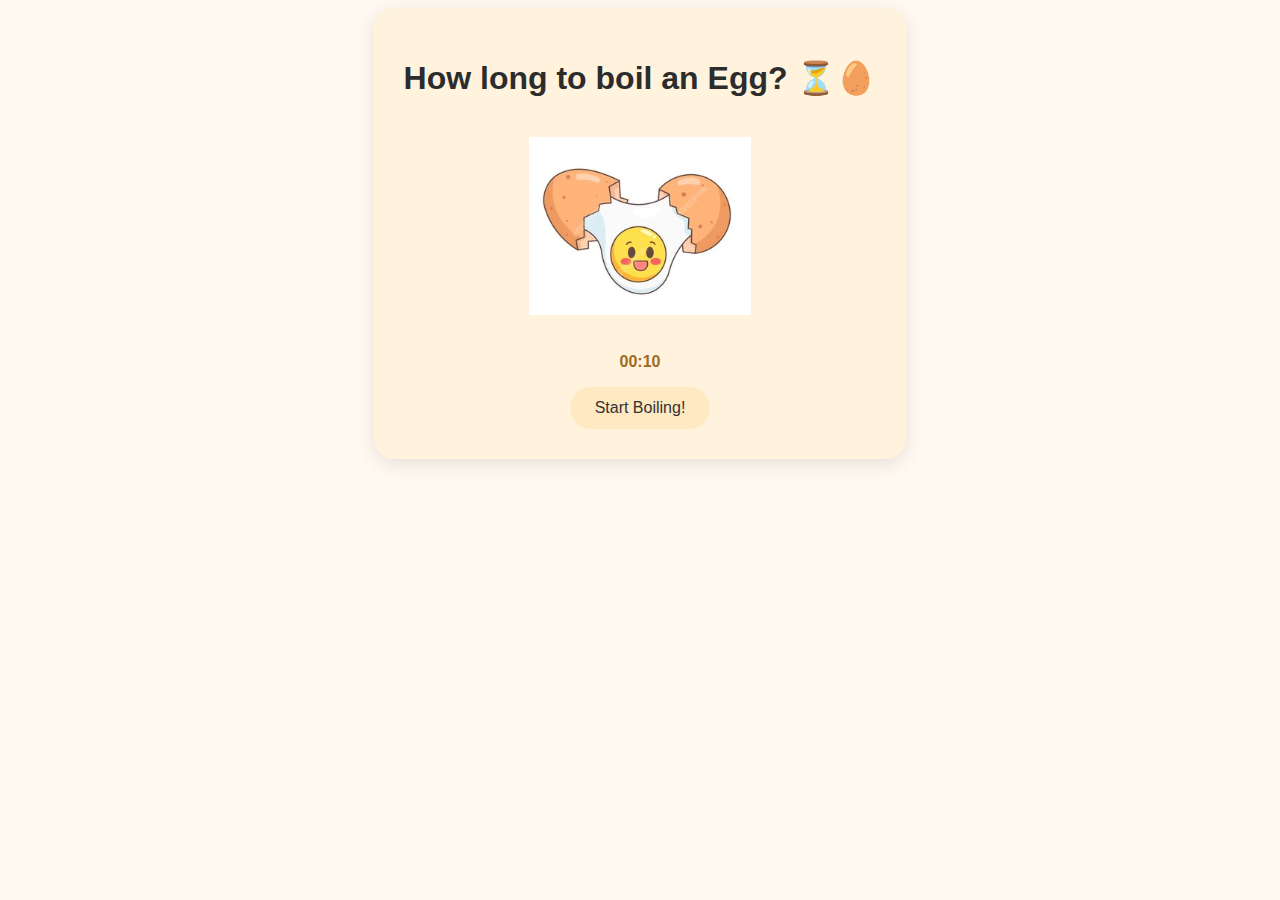
<file: index.html>
<!DOCTYPE html>
<html lang="en">
    <head>
        <meta charset="UTF-8">
        <meta name="viewport" content="width=device-width, initial-scale=1.0">
        <title>Boil the Egg!</title>
        <link rel="stylesheet" href="styless.css">
    </head>
    <body>
        <div class="container">
            <h1>How long to boil an Egg? ⏳🥚</h1><br>
        <div class="image-selection">
            <img id="eggImage" src="first step.png" alt="egg step">
        </div><br>
        <div class="timer">
            <p id="timer">00:10</p>
        </div>
        <button onclick="startTimer()" id="startBtn">Start Boiling!</button>


        <script src="script.js"></script>
    </body>
</html>
</file>
<file: styless.css>
*{
    margin: 20;
    padding: 20;
    box-sizing: border-box;
    font-family: 'Segoe UI', Tahoma, Geneva, Verdana, sans-serif;
    align-items: center;
}

body{
    background: #fff9f1;
    color: #2c2c2c;
    display: flex;
    justify-content: center;
    align-items: center;
    height: auto;
}

.container{
    text-align: center;
    background: #fff3dd;
    padding: 30px;
    border-radius: 20px;
    box-shadow: 0 5px 20px rgba(0, 0, 0, 0.1);
}

.timer{
    font-size: medium;
    font-weight: bold;
    margin-bottom: auto;
    color: #9d6c23;
}

button{
    background-color: #ffe9c2;
    color: #333;
    border: none;
    padding: 12px 25px;
    font-size: 1rem;
    border-radius: 50px;
    cursor: pointer;
    transition: all 0.3s ease;
}

button:hover{
    background-color: #ffcf91;
    transform: scale(1.05);
}

.image-selection{
    border-color: #9d6c23;
    
}
</file>
